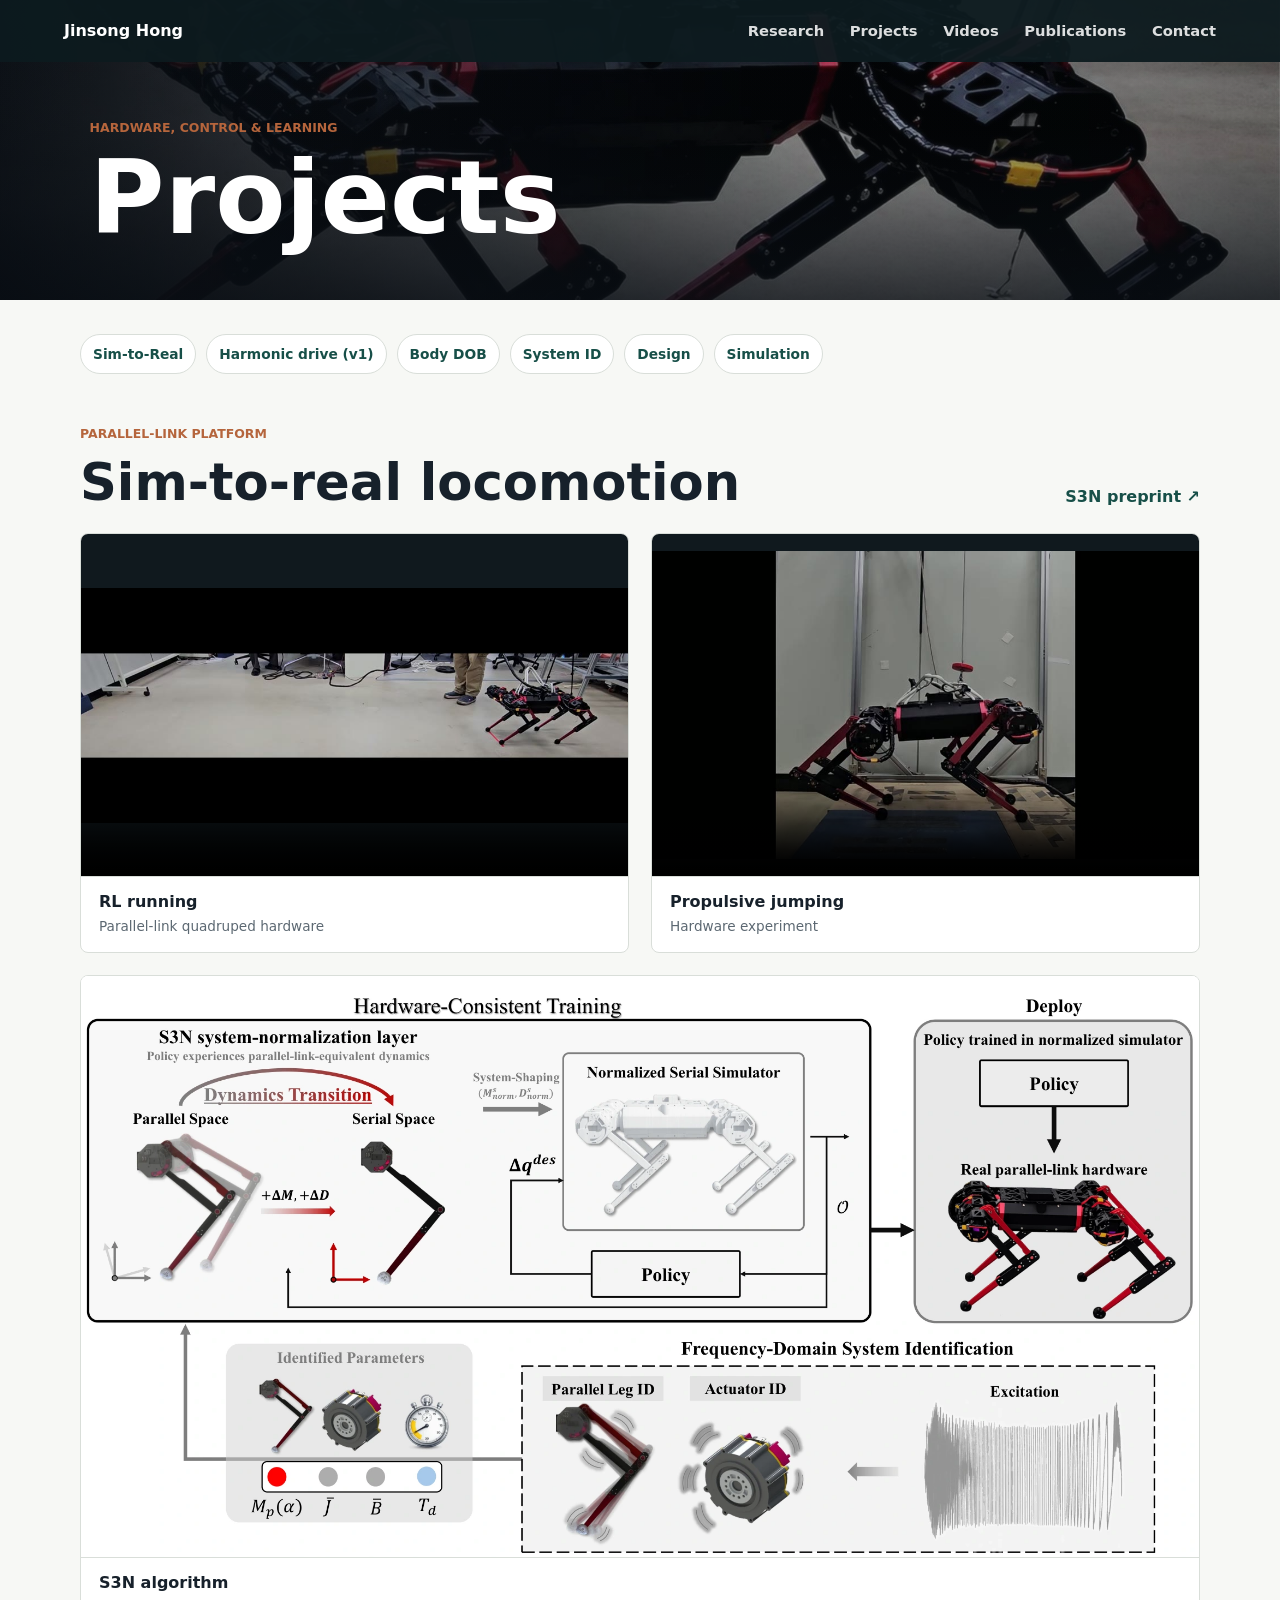
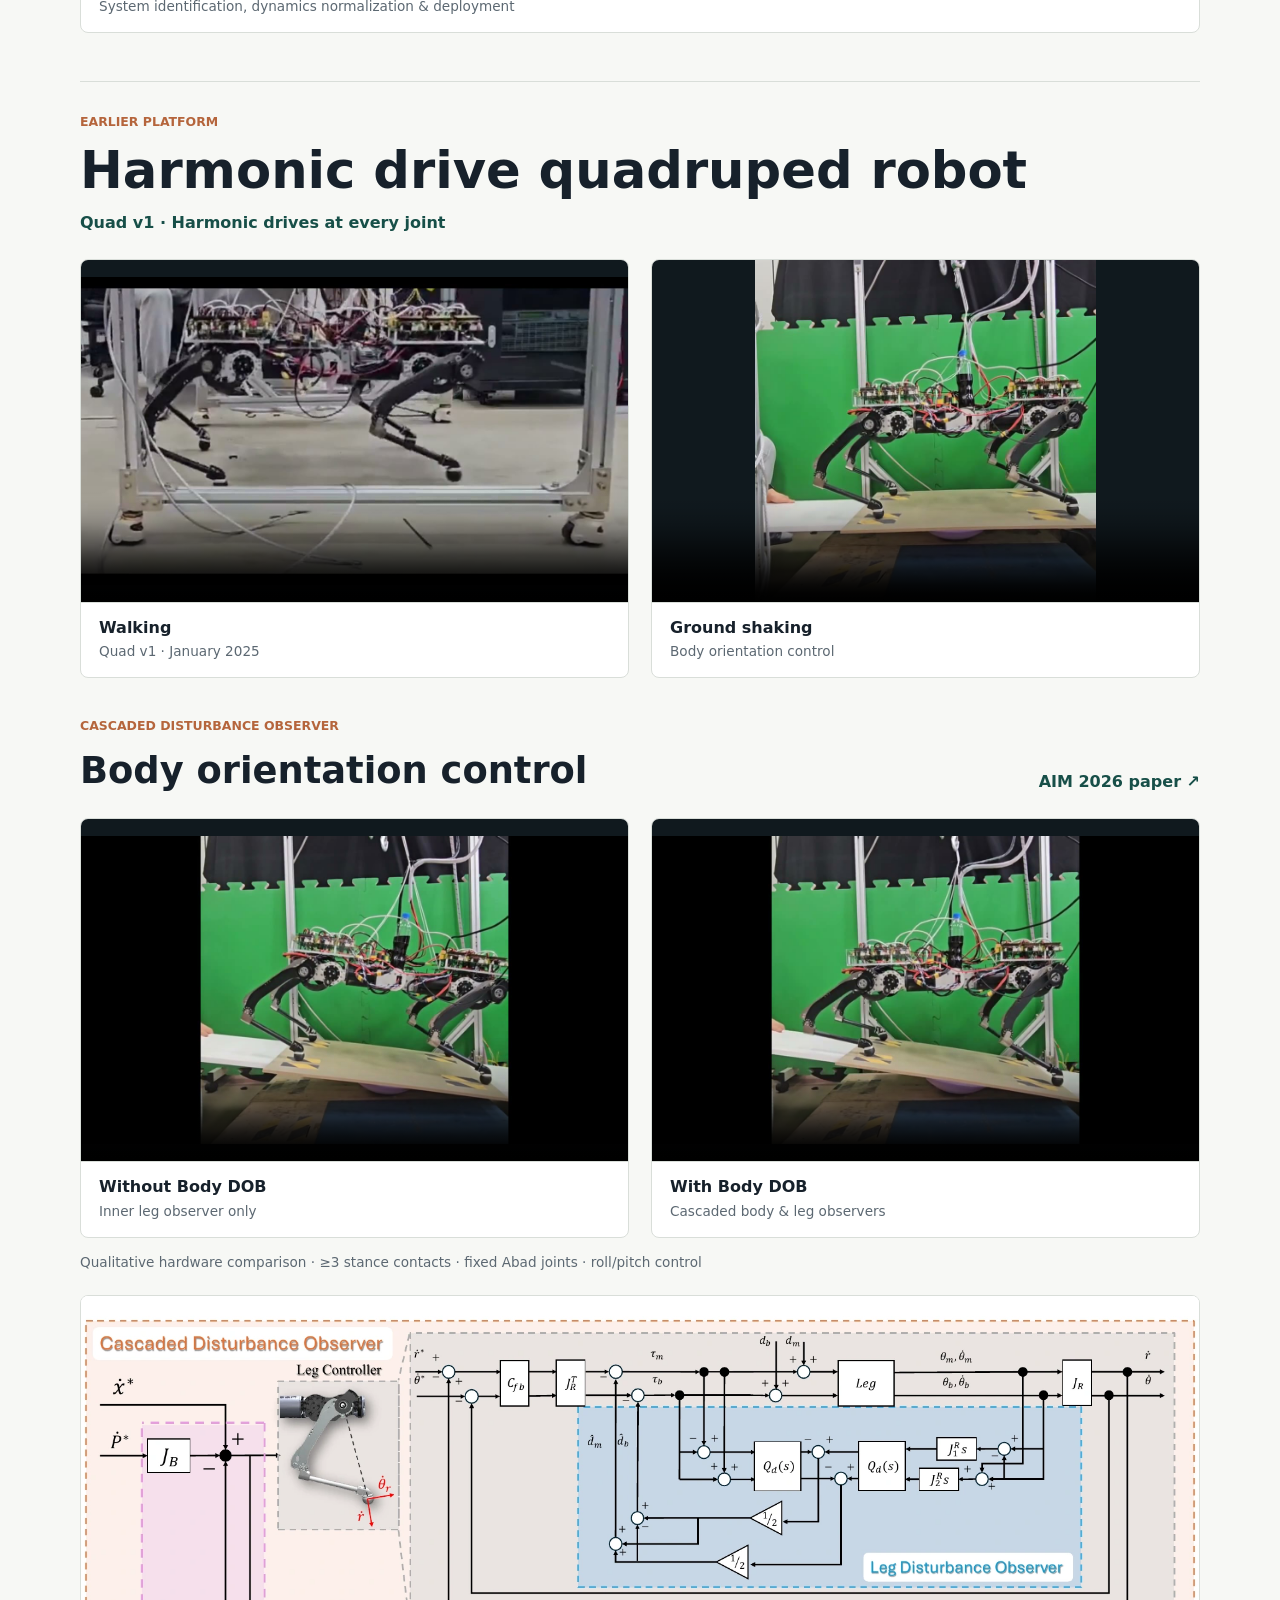
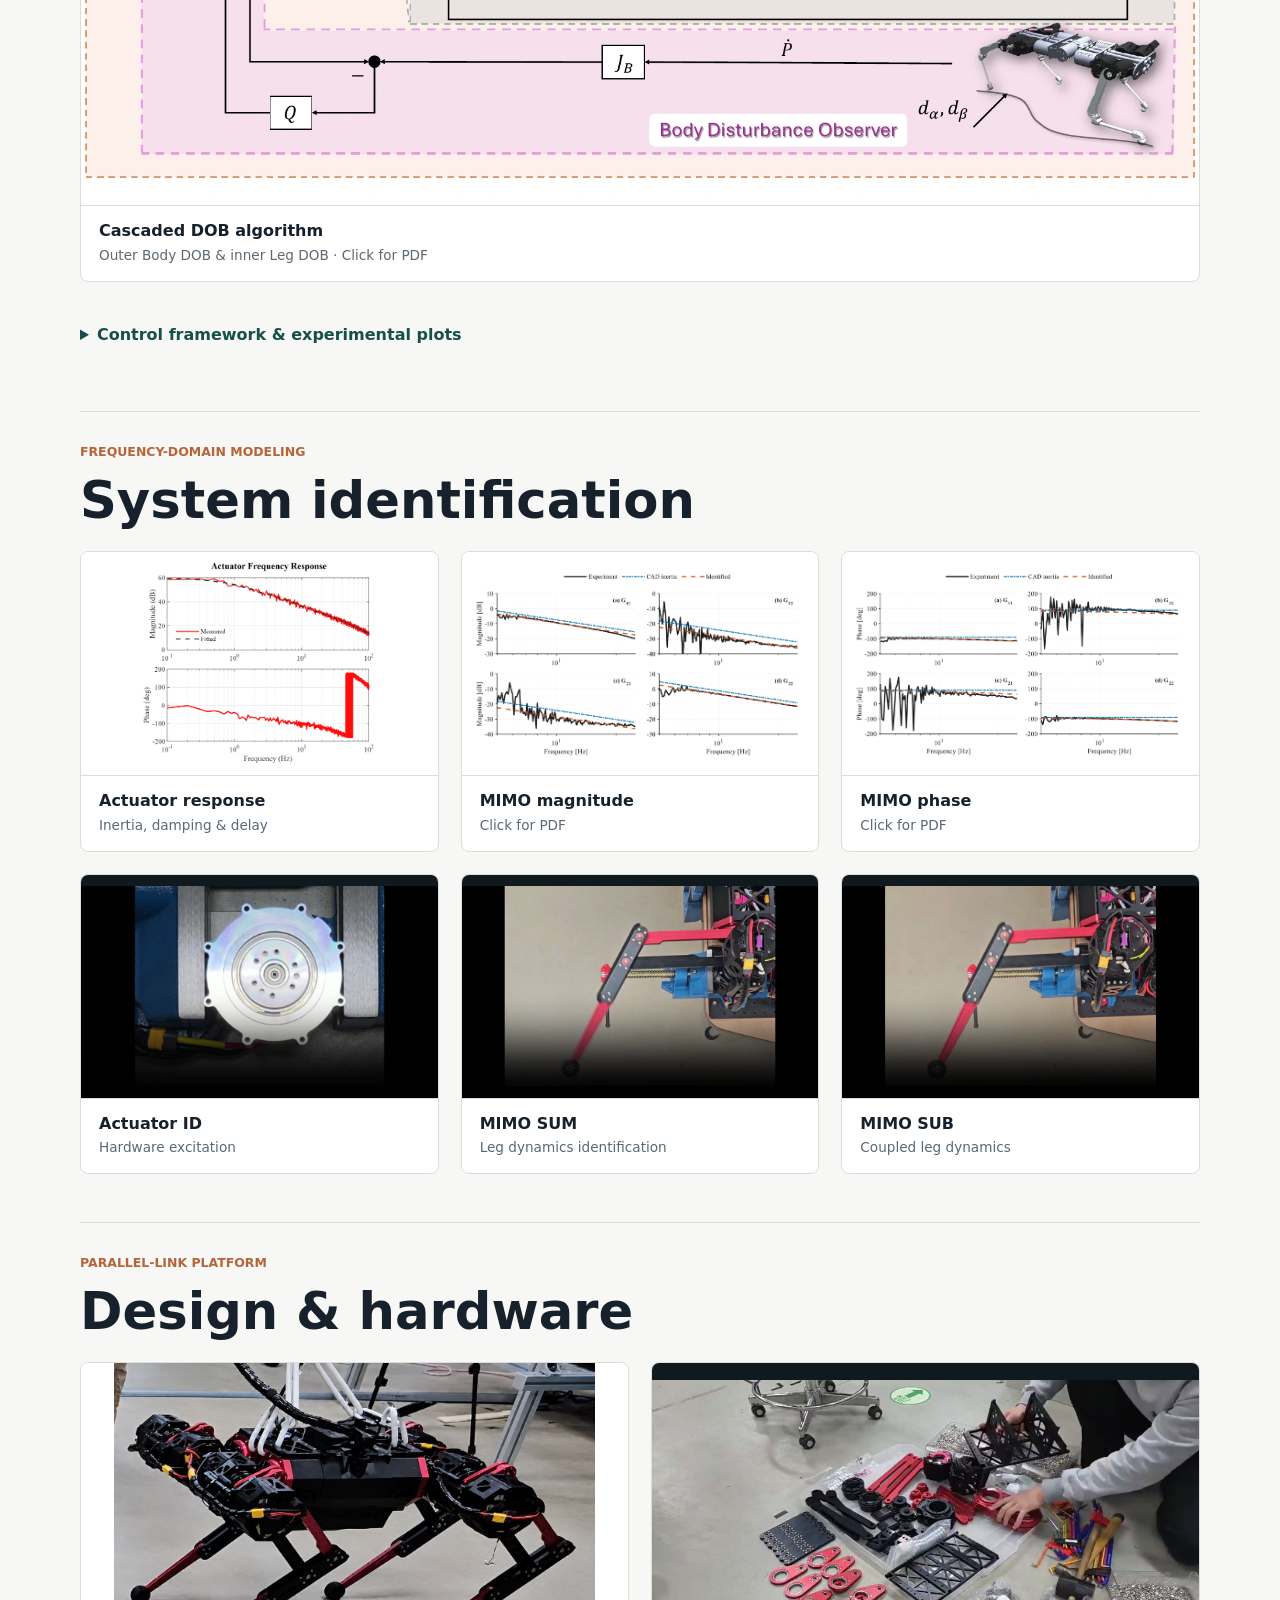
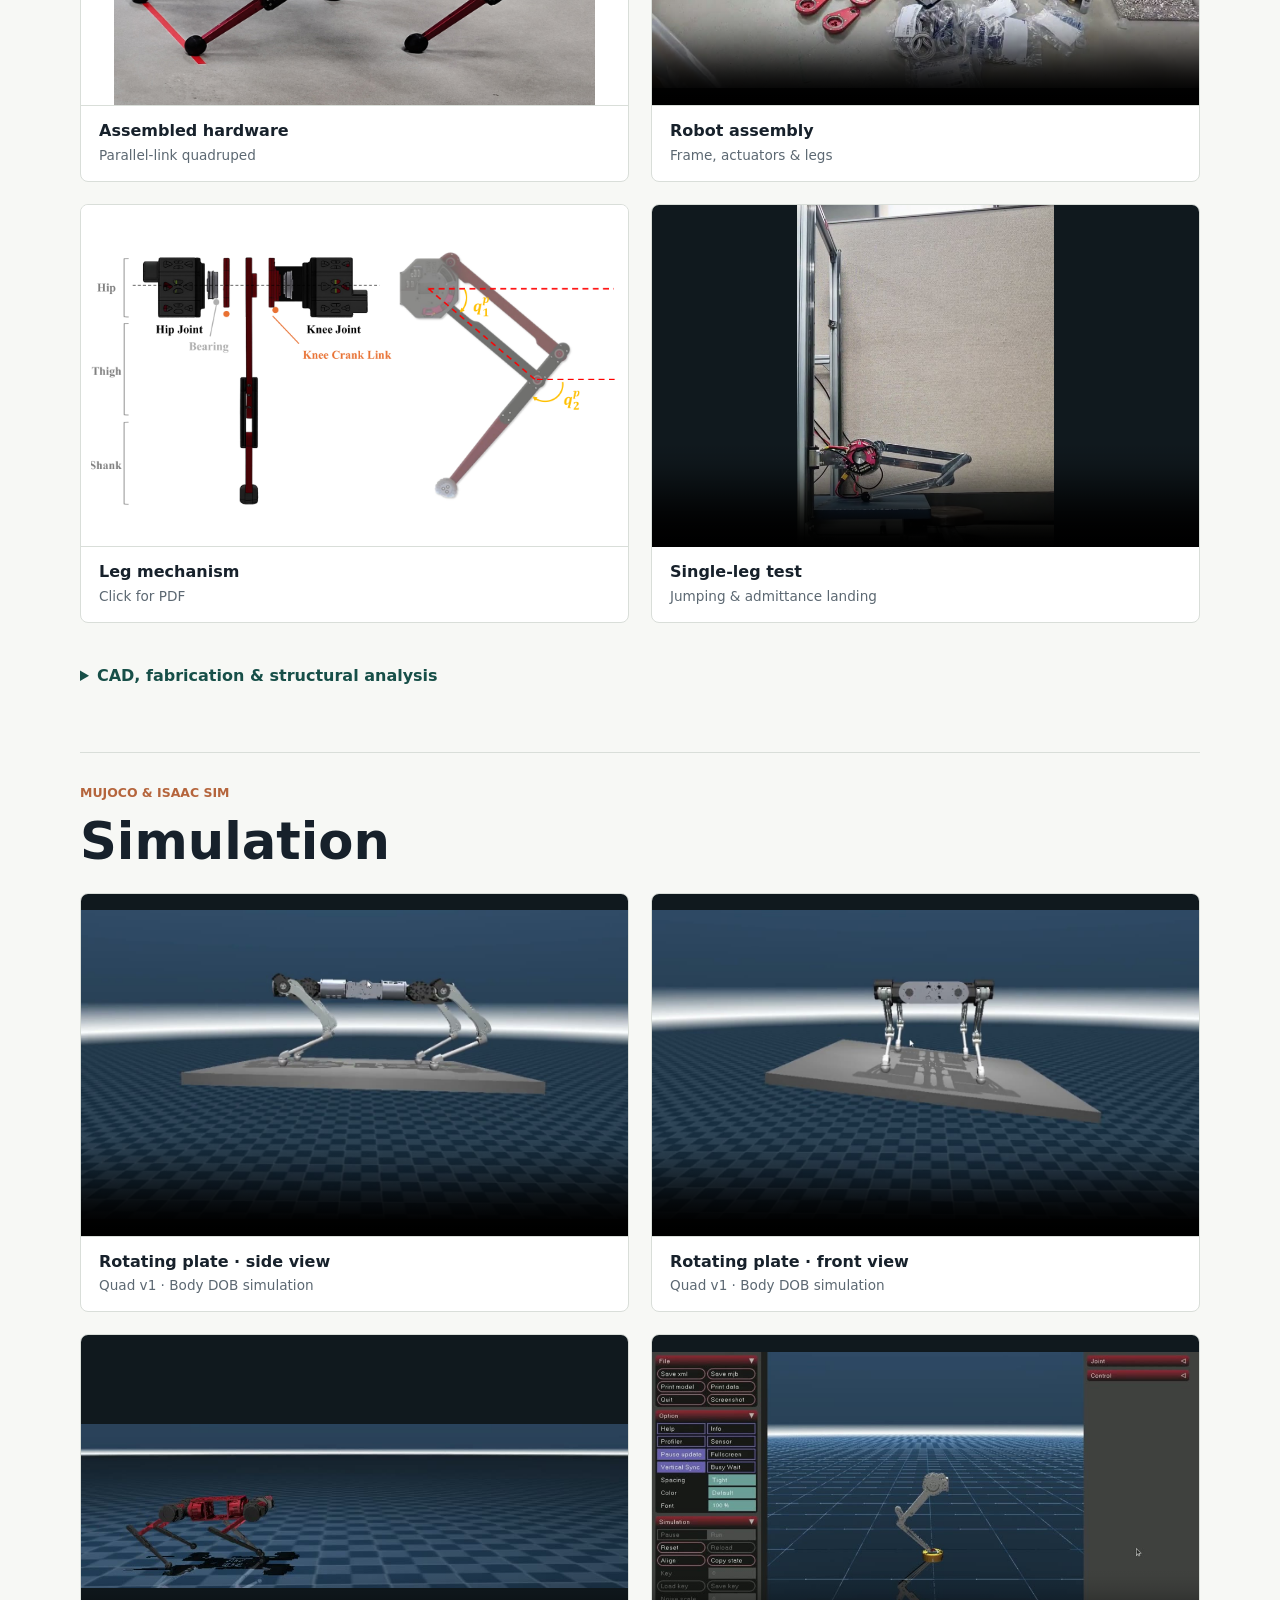
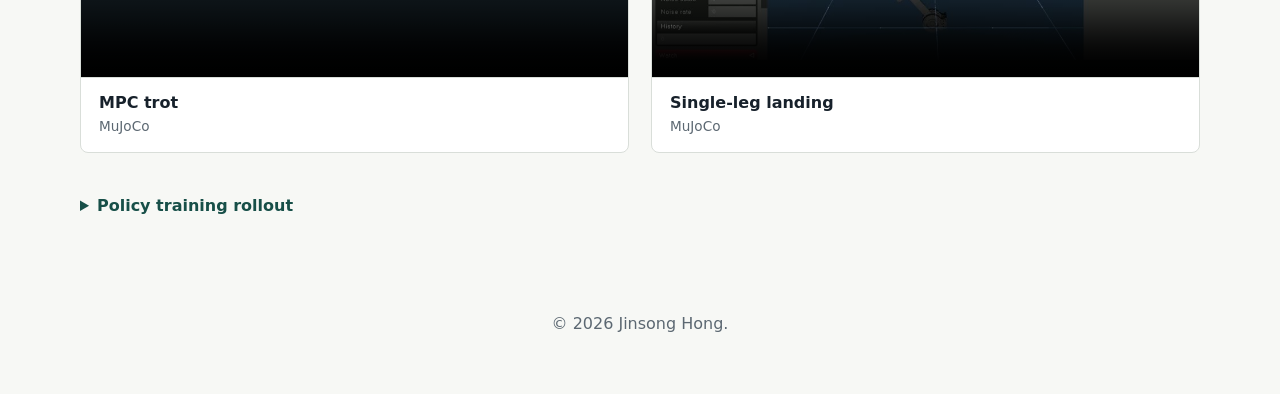
<file: projects.html>
<!DOCTYPE html>
<html lang="en">
<head>
  <meta charset="utf-8">
  <meta name="viewport" content="width=device-width, initial-scale=1">
  <meta name="description" content="Jinsong Hong's robotics projects: hardware videos, control diagrams, and experiments on parallel-link and harmonic drive quadruped robots.">
  <title>Projects | Jinsong Hong</title>
  <link rel="stylesheet" href="styles.css?v=visual-projects-20261105a">
</head>
<body class="visual-projects">
  <header class="site-header">
    <a class="brand" href="index.html#top" aria-label="Jinsong Hong home">Jinsong Hong</a>
    <nav class="nav-links" aria-label="Primary navigation">
      <a href="index.html#research">Research</a>
      <a href="projects.html" aria-current="page">Projects</a>
      <a href="#videos">Videos</a>
      <a href="index.html#publications">Publications</a>
      <a href="index.html#contact">Contact</a>
    </nav>
  </header>
  <main id="top">
    <section class="page-hero" aria-labelledby="page-title">
      <div class="hero-overlay"></div>
      <div class="hero-content">
        <p class="eyebrow">Hardware, control &amp; learning</p>
        <h1 id="page-title">Projects</h1>
      </div>
    </section>
    <nav class="section project-tabs" aria-label="Project navigation">
      <a href="#observer-aware-locomotion">Sim-to-Real</a>
      <a href="#quad-v1">Harmonic drive (v1)</a>
      <a href="#observer-control">Body DOB</a>
      <a href="#system-identification">System ID</a>
      <a href="#parallel-link-design">Design</a>
      <a href="#simulation">Simulation</a>
    </nav>
    <section class="section visual-section" id="observer-aware-locomotion" aria-labelledby="locomotion-title">
      <div class="visual-heading">
        <div><p class="section-kicker">Parallel-link platform</p><h2 id="locomotion-title">Sim-to-real locomotion</h2></div>
        <a class="project-link" href="https://arxiv.org/abs/2608.01697" target="_blank" rel="noopener noreferrer">S3N preprint &#8599;</a>
      </div>
      <div class="visual-grid" id="videos">
        <figure class="visual-card" id="parallel-link-control">
          <video controls muted playsinline preload="none" poster="assets/video-posters/running.jpg" aria-label="RL running Parallel-link quadruped hardware">
            <source src="assets/videos/running.mp4" type="video/mp4">
          </video>
          <figcaption><strong>RL running</strong><span>Parallel-link quadruped hardware</span></figcaption>
        </figure>
        <figure class="visual-card">
          <video controls muted playsinline preload="none" poster="assets/video-posters/prop-jumping-motion.jpg" aria-label="Propulsive jumping Hardware experiment">
            <source src="assets/videos/prop-jumping-motion.mp4" type="video/mp4">
          </video>
          <figcaption><strong>Propulsive jumping</strong><span>Hardware experiment</span></figcaption>
        </figure>
      </div>
        <figure class="visual-card visual-diagram">
          <a href="assets/publications/s3n-framework.webp" target="_blank" rel="noopener noreferrer" aria-label="Enlarge S3N algorithm"><img src="assets/publications/s3n-framework.webp" alt="S3N pipeline: system identification, simulator-side dynamics normalization, policy training, and deployment" loading="lazy" decoding="async" width="2048" height="1065"></a>
          <figcaption><strong>S3N algorithm</strong><span>System identification, dynamics normalization &amp; deployment</span></figcaption>
        </figure>
    </section>

    <section class="section visual-section" id="quad-v1" aria-labelledby="quad-v1-title">
      <div class="visual-heading">
        <div><p class="section-kicker">Earlier platform</p><h2 id="quad-v1-title">Harmonic drive quadruped robot</h2><p class="platform-note">Quad v1 &middot; Harmonic drives at every joint</p></div>

      </div>
      <div class="visual-grid">
        <figure class="visual-card">
          <video controls muted playsinline preload="none" poster="assets/video-posters/quad-v1-walking.jpg" aria-label="Walking Quad v1 &middot; January 2025">
            <source src="assets/videos/quad-v1/walking.mp4" type="video/mp4">
          </video>
          <figcaption><strong>Walking</strong><span>Quad v1 &middot; January 2025</span></figcaption>
        </figure>
        <figure class="visual-card">
          <video controls muted playsinline preload="none" poster="assets/video-posters/quad-v1-ground-shaking.jpg" aria-label="Ground shaking Body orientation control">
            <source src="assets/videos/quad-v1/ground-shaking.mp4" type="video/mp4">
          </video>
          <figcaption><strong>Ground shaking</strong><span>Body orientation control</span></figcaption>
        </figure>
      </div>
      <div class="visual-heading visual-subheading" id="observer-control">
        <div><p class="section-kicker">Cascaded disturbance observer</p><h3 id="cascaded-dob">Body orientation control</h3></div>
        <a class="project-link" href="index.html#pub-cascaded-dob">AIM 2026 paper &#8599;</a>
      </div>
      <div class="visual-grid">
        <figure class="visual-card">
          <video controls muted playsinline preload="none" poster="assets/video-posters/quad-v1-body-dob-off.jpg" aria-label="Without Body DOB Inner leg observer only">
            <source src="assets/videos/quad-v1/body-dob-off.mp4" type="video/mp4">
          </video>
          <figcaption><strong>Without Body DOB</strong><span>Inner leg observer only</span></figcaption>
        </figure>
        <figure class="visual-card">
          <video controls muted playsinline preload="none" poster="assets/video-posters/quad-v1-body-dob-on.jpg" aria-label="With Body DOB Cascaded body &amp; leg observers">
            <source src="assets/videos/quad-v1/body-dob-on.mp4" type="video/mp4">
          </video>
          <figcaption><strong>With Body DOB</strong><span>Cascaded body &amp; leg observers</span></figcaption>
        </figure>
      </div>
      <p class="visual-note">Qualitative hardware comparison &middot; &#8805;3 stance contacts &middot; fixed Abad joints &middot; roll/pitch control</p>
        <figure class="visual-card visual-diagram">
          <a href="assets/projects/quad-v1/controller.pdf" target="_blank" rel="noopener noreferrer" aria-label="Enlarge Cascaded DOB algorithm"><img src="assets/projects/quad-v1/controller.webp" alt="Cascaded DOB algorithm with outer body observer, body-to-leg mapping, and inner rotating-workspace leg observers" loading="lazy" decoding="async" width="1800" height="819"></a>
          <figcaption><strong>Cascaded DOB algorithm</strong><span>Outer Body DOB &amp; inner Leg DOB &middot; Click for PDF</span></figcaption>
        </figure>
      <details class="visual-more">
        <summary>Control framework &amp; experimental plots</summary>
      <div class="visual-grid">
        <figure class="visual-card visual-diagram">
          <a href="assets/projects/quad-v1/framework.pdf" target="_blank" rel="noopener noreferrer" aria-label="Enlarge Body-to-leg compensation"><img src="assets/projects/quad-v1/framework.webp" alt="Body orientation compensation mapped to radial leg motion" loading="lazy" decoding="async" width="1800" height="926"></a>
          <figcaption><strong>Body-to-leg compensation</strong><span>Control framework &middot; Click for PDF</span></figcaption>
        </figure>
        <figure class="visual-card visual-diagram">
          <a href="assets/projects/quad-v1/hardware-results.pdf" target="_blank" rel="noopener noreferrer" aria-label="Enlarge Hardware roll/pitch response"><img src="assets/projects/quad-v1/hardware-results.webp" alt="Hardware snapshots and body angular velocity traces without and with Body DOB" loading="lazy" decoding="async" width="1600" height="1067"></a>
          <figcaption><strong>Hardware roll/pitch response</strong><span>Original experimental figure &middot; Click for PDF</span></figcaption>
        </figure>
      </div>
      </details>
    </section>

    <section class="section visual-section" id="system-identification" aria-labelledby="system-id-title">
      <div class="visual-heading">
        <div><p class="section-kicker">Frequency-domain modeling</p><h2 id="system-id-title">System identification</h2></div>

      </div>
      <div class="visual-grid visual-grid-three">
        <figure class="visual-card visual-plot">
          <a href="assets/projects/system-identification/actuator-frequency-response.png" target="_blank" rel="noopener noreferrer" aria-label="Enlarge Actuator response"><img src="assets/projects/system-identification/actuator-frequency-response.png" alt="Measured and fitted actuator frequency response" loading="lazy" decoding="async" width="1188" height="1026"></a>
          <figcaption><strong>Actuator response</strong><span>Inertia, damping &amp; delay</span></figcaption>
        </figure>
        <figure class="visual-card visual-plot">
          <a href="assets/projects/system-identification/mimo-id-bode-mag.pdf" target="_blank" rel="noopener noreferrer" aria-label="Enlarge MIMO magnitude"><img src="assets/projects/system-identification/mimo-id-bode-mag.png" alt="MIMO Bode magnitude comparing experiment, CAD, and identified dynamics" loading="lazy" decoding="async" width="2934" height="1650"></a>
          <figcaption><strong>MIMO magnitude</strong><span>Click for PDF</span></figcaption>
        </figure>
        <figure class="visual-card visual-plot">
          <a href="assets/projects/system-identification/mimo-id-bode-phase.pdf" target="_blank" rel="noopener noreferrer" aria-label="Enlarge MIMO phase"><img src="assets/projects/system-identification/mimo-id-bode-phase.png" alt="MIMO leg dynamics Bode phase" loading="lazy" decoding="async" width="2934" height="1650"></a>
          <figcaption><strong>MIMO phase</strong><span>Click for PDF</span></figcaption>
        </figure>
        <figure class="visual-card">
          <video controls muted playsinline preload="none" poster="assets/video-posters/system-id-actuator-id.jpg" aria-label="Actuator ID Hardware excitation">
            <source src="assets/videos/system-id/actuator-id.mp4" type="video/mp4">
          </video>
          <figcaption><strong>Actuator ID</strong><span>Hardware excitation</span></figcaption>
        </figure>
        <figure class="visual-card">
          <video controls muted playsinline preload="none" poster="assets/video-posters/system-id-mimo-id-sum-x10.jpg" aria-label="MIMO SUM Leg dynamics identification">
            <source src="assets/videos/system-id/mimo-id-sum-x10.mp4" type="video/mp4">
          </video>
          <figcaption><strong>MIMO SUM</strong><span>Leg dynamics identification</span></figcaption>
        </figure>
        <figure class="visual-card">
          <video controls muted playsinline preload="none" poster="assets/video-posters/system-id-mimo-id-sub-x10.jpg" aria-label="MIMO SUB Coupled leg dynamics">
            <source src="assets/videos/system-id/mimo-id-sub-x10.mp4" type="video/mp4">
          </video>
          <figcaption><strong>MIMO SUB</strong><span>Coupled leg dynamics</span></figcaption>
        </figure>
      </div>
    </section>

    <section class="section visual-section" id="parallel-link-design" aria-labelledby="design-title">
      <div class="visual-heading">
        <div><p class="section-kicker">Parallel-link platform</p><h2 id="design-title">Design &amp; hardware</h2></div>

      </div>
      <div class="visual-grid">
        <figure class="visual-card ">
          <a href="assets/projects/parallel-link-quadruped-design/final-hardware-picture.jpg" target="_blank" rel="noopener noreferrer" aria-label="Enlarge Assembled hardware"><img src="assets/projects/parallel-link-quadruped-design/final-hardware-picture.jpg" alt="Assembled parallel-link quadruped with red and black leg modules" loading="lazy" decoding="async" width="1240" height="882"></a>
          <figcaption><strong>Assembled hardware</strong><span>Parallel-link quadruped</span></figcaption>
        </figure>
        <figure class="visual-card">
          <video controls muted playsinline preload="none" poster="assets/video-posters/assemble-video.jpg" aria-label="Robot assembly Frame, actuators &amp; legs">
            <source src="assets/videos/assemble-video.mp4" type="video/mp4">
          </video>
          <figcaption><strong>Robot assembly</strong><span>Frame, actuators &amp; legs</span></figcaption>
        </figure>
        <figure class="visual-card visual-plot">
          <a href="assets/projects/parallel-link-quadruped-design/leg-mechanism-figure.pdf" target="_blank" rel="noopener noreferrer" aria-label="Enlarge Leg mechanism"><img src="assets/projects/parallel-link-quadruped-design/leg-mechanism-diagram.png" alt="Parallel-link leg mechanism with hip and knee modules and crank linkage" loading="lazy" decoding="async" width="2992" height="1500"></a>
          <figcaption><strong>Leg mechanism</strong><span>Click for PDF</span></figcaption>
        </figure>
        <figure class="visual-card">
          <video controls muted playsinline preload="none" poster="assets/video-posters/oneleg-test-jumping-admittance.jpg" aria-label="Single-leg test Jumping &amp; admittance landing">
            <source src="assets/videos/oneleg-test-jumping-admittance.mp4" type="video/mp4">
          </video>
          <figcaption><strong>Single-leg test</strong><span>Jumping &amp; admittance landing</span></figcaption>
        </figure>
      </div>
      <details class="visual-more">
        <summary>CAD, fabrication &amp; structural analysis</summary>
      <div class="visual-grid visual-grid-three">
        <figure class="visual-card visual-plot">
          <img src="assets/projects/parallel-link-quadruped-design/solidworks-assembly-03.png" alt="SolidWorks parallel-link leg assembly" loading="lazy" decoding="async" width="1264" height="911">
          <figcaption><strong>Leg assembly CAD</strong><span></span></figcaption>
        </figure>
        <figure class="visual-card ">
          <img src="assets/projects/parallel-link-quadruped-design/assembled-parts.png" alt="Fabricated quadruped components before assembly" loading="lazy" decoding="async" width="639" height="503">
          <figcaption><strong>Fabricated parts</strong><span></span></figcaption>
        </figure>
        <figure class="visual-card visual-plot">
          <img src="assets/projects/parallel-link-quadruped-design/leg-link-fea.png" alt="Leg link finite element analysis under a representative 400 N load" loading="lazy" decoding="async" width="1564" height="898">
          <figcaption><strong>Leg link FEA</strong><span>400 N load case</span></figcaption>
        </figure>
        <figure class="visual-card visual-plot">
          <img src="assets/projects/parallel-link-quadruped-design/motor-housing-fea.png" alt="Motor housing finite element analysis" loading="lazy" decoding="async" width="1562" height="984">
          <figcaption><strong>Motor housing FEA</strong><span></span></figcaption>
        </figure>
        <figure class="visual-card visual-plot">
          <img src="assets/projects/parallel-link-quadruped-design/link-ring-fea.png" alt="Parallel-link ring finite element analysis" loading="lazy" decoding="async" width="1558" height="1002">
          <figcaption><strong>Link ring FEA</strong><span></span></figcaption>
        </figure>
      </div>
      </details>
    </section>

    <section class="section visual-section" id="simulation" aria-labelledby="simulation-title">
      <div class="visual-heading">
        <div><p class="section-kicker">MuJoCo &amp; Isaac Sim</p><h2 id="simulation-title">Simulation</h2></div>

      </div>
      <div class="visual-grid">
        <figure class="visual-card">
          <video controls muted playsinline preload="none" poster="assets/video-posters/quad-v1-rotating-plate-side.jpg" aria-label="Rotating plate &middot; side view Quad v1 &middot; Body DOB simulation">
            <source src="assets/videos/quad-v1/rotating-plate-side.mp4" type="video/mp4">
          </video>
          <figcaption><strong>Rotating plate &middot; side view</strong><span>Quad v1 &middot; Body DOB simulation</span></figcaption>
        </figure>
        <figure class="visual-card">
          <video controls muted playsinline preload="none" poster="assets/video-posters/quad-v1-rotating-plate-front.jpg" aria-label="Rotating plate &middot; front view Quad v1 &middot; Body DOB simulation">
            <source src="assets/videos/quad-v1/rotating-plate-front.mp4" type="video/mp4">
          </video>
          <figcaption><strong>Rotating plate &middot; front view</strong><span>Quad v1 &middot; Body DOB simulation</span></figcaption>
        </figure>
        <figure class="visual-card">
          <video controls muted playsinline preload="none" poster="assets/video-posters/mpc-trot.jpg" aria-label="MPC trot MuJoCo">
            <source src="assets/videos/mpc-trot.mp4" type="video/mp4">
          </video>
          <figcaption><strong>MPC trot</strong><span>MuJoCo</span></figcaption>
        </figure>
        <figure class="visual-card">
          <video controls muted playsinline preload="none" poster="assets/video-posters/one-leg-landing-mujoco.jpg" aria-label="Single-leg landing MuJoCo">
            <source src="assets/videos/one-leg-landing-mujoco.mp4" type="video/mp4">
          </video>
          <figcaption><strong>Single-leg landing</strong><span>MuJoCo</span></figcaption>
        </figure>
      </div>
      <details class="visual-more" id="programming">
        <summary>Policy training rollout</summary>
        <figure class="visual-card">
          <video controls muted playsinline preload="none" poster="assets/video-posters/learning-process.jpg" aria-label="Parallel policy training Isaac Sim">
            <source src="assets/videos/learning-process.mp4" type="video/mp4">
          </video>
          <figcaption><strong>Parallel policy training</strong><span>Isaac Sim</span></figcaption>
        </figure>
      </details>
    </section>
  </main>
  <footer class="site-footer"><p>&copy; 2026 Jinsong Hong.</p></footer>
</body>
</html>
</file>
<file: styles.css>
:root {
  --bg: #f7f8f5;
  --ink: #17212b;
  --muted: #5c6872;
  --line: #d9ded9;
  --panel: #ffffff;
  --accent: #1f6f64;
  --accent-strong: #174f48;
  --warm: #b5653c;
  --shadow: 0 18px 50px rgba(23, 33, 43, 0.1);
}

* {
  box-sizing: border-box;
}

html {
  scroll-behavior: smooth;
}

body {
  margin: 0;
  background: var(--bg);
  color: var(--ink);
  font-family: Inter, ui-sans-serif, system-ui, -apple-system, BlinkMacSystemFont, "Segoe UI", sans-serif;
  line-height: 1.6;
}

a {
  color: inherit;
  text-decoration: none;
}

a:hover,
a:focus-visible {
  color: var(--accent-strong);
}

.site-header {
  position: fixed;
  top: 0;
  left: 0;
  right: 0;
  z-index: 20;
  display: flex;
  align-items: center;
  justify-content: space-between;
  gap: 24px;
  padding: 18px clamp(20px, 5vw, 72px);
  color: #ffffff;
  background: linear-gradient(to bottom, rgba(10, 16, 22, 0.76), rgba(10, 16, 22, 0));
}

.brand {
  font-size: 1rem;
  font-weight: 800;
}

.site-header a:hover,
.site-header a:focus-visible {
  color: #ffffff;
}

.nav-links {
  display: flex;
  align-items: center;
  gap: clamp(12px, 2vw, 28px);
  font-size: 0.92rem;
  font-weight: 700;
}

.nav-links a {
  opacity: 0.86;
}

.nav-links a:hover,
.nav-links a:focus-visible {
  opacity: 1;
}

.hero {
  position: relative;
  min-height: 82vh;
  display: grid;
  align-items: end;
  overflow: hidden;
  color: #ffffff;
  background:
    linear-gradient(90deg, rgba(9, 14, 20, 0.52), rgba(9, 14, 20, 0.18) 54%, rgba(9, 14, 20, 0.08)),
    url("assets/hero-hardware-background.jpg") center / cover no-repeat;
}

.page-hero {
  position: relative;
  min-height: 48vh;
  display: grid;
  align-items: end;
  overflow: hidden;
  color: #ffffff;
  background:
    linear-gradient(90deg, rgba(9, 14, 20, 0.64), rgba(9, 14, 20, 0.28) 54%, rgba(9, 14, 20, 0.12)),
    url("assets/hero-hardware-background.jpg") center / cover no-repeat;
}

.hero-overlay {
  position: absolute;
  inset: 0;
  background: linear-gradient(to top, rgba(9, 14, 20, 0.7), rgba(9, 14, 20, 0.08) 58%);
}

.hero-content {
  position: relative;
  width: min(900px, calc(100% - 40px));
  margin: 0 clamp(20px, 7vw, 96px) clamp(56px, 8vh, 92px);
}

.eyebrow,
.section-kicker,
.project-label,
.pub-year,
.strip-label {
  margin: 0 0 12px;
  color: var(--warm);
  font-size: 0.78rem;
  font-weight: 850;
  letter-spacing: 0;
  text-transform: uppercase;
}

.hero .eyebrow {
  color: #f1c28f;
}

h1,
h2,
h3,
p {
  margin-top: 0;
}

h1 {
  max-width: 760px;
  margin-bottom: 18px;
  font-size: clamp(3.3rem, 8vw, 7.2rem);
  line-height: 0.94;
  letter-spacing: 0;
}

.hero-copy {
  max-width: 760px;
  margin-bottom: 28px;
  color: rgba(255, 255, 255, 0.88);
  font-size: clamp(1.08rem, 2vw, 1.36rem);
}

.hero-actions {
  display: flex;
  flex-wrap: wrap;
  gap: 12px;
}

.hero-with-outtakes {
  min-height: 88svh;
  align-items: center;
  padding: clamp(112px, 15vh, 152px) clamp(20px, 5vw, 72px) 84px;
}

.hero-layout {
  position: relative;
  display: grid;
  grid-template-columns: minmax(0, 0.82fr) minmax(0, 1.18fr);
  align-items: center;
  gap: clamp(28px, 4vw, 64px);
  width: min(1280px, 100%);
  margin: 0 auto;
}

.hero-with-outtakes .hero-content {
  width: 100%;
  margin: 0;
}

.hero-with-outtakes h1 {
  font-size: clamp(3.2rem, 6vw, 6.2rem);
}

.hero-with-outtakes .hero-copy {
  font-size: clamp(1rem, 1.5vw, 1.2rem);
}

.outtake-reel {
  min-width: 0;
  overflow: hidden;
  border: 1px solid rgba(255, 255, 255, 0.26);
  border-radius: 12px;
  background: rgba(10, 20, 24, 0.94);
  box-shadow: 0 24px 64px rgba(0, 0, 0, 0.3);
}

.outtake-heading {
  display: flex;
  align-items: center;
  justify-content: space-between;
  gap: 16px;
  padding: 16px 20px;
}

.outtake-kicker {
  margin: 0 0 4px;
  color: #f1c28f;
  font-size: 0.68rem;
  font-weight: 800;
  letter-spacing: 0.08em;
  text-transform: uppercase;
}

.outtake-heading h2 {
  margin: 0;
  color: #ffffff;
  font-size: clamp(1rem, 1.5vw, 1.25rem);
  line-height: 1.3;
}

.outtake-count {
  flex-shrink: 0;
  color: #f1c28f;
  font-size: 0.76rem;
  font-variant-numeric: tabular-nums;
}

#outtake-player {
  display: block;
  width: 100%;
  aspect-ratio: 16 / 9;
  object-fit: contain;
  background: #060b0d;
}

.outtake-choices {
  display: grid;
  grid-template-columns: repeat(4, minmax(0, 1fr));
  gap: 8px;
  padding: 12px 12px 0;
}

.outtake-choice {
  display: flex;
  align-items: center;
  justify-content: flex-start;
  gap: 8px;
  min-width: 0;
  min-height: 52px;
  padding: 6px;
  border: 1px solid rgba(255, 255, 255, 0.16);
  border-radius: 6px;
  background: rgba(255, 255, 255, 0.04);
  color: rgba(255, 255, 255, 0.82);
  font: inherit;
  font-size: 0.72rem;
  font-weight: 700;
  line-height: 1.3;
  text-align: left;
  cursor: pointer;
}

.outtake-choice img {
  width: 48px;
  height: 32px;
  flex-shrink: 0;
  object-fit: contain;
  border-radius: 3px;
  background: #060b0d;
}

.outtake-choice:hover,
.outtake-choice[aria-pressed="true"] {
  border-color: #f1c28f;
  background: rgba(241, 194, 143, 0.12);
  color: #ffffff;
}

.outtake-choice:focus-visible {
  outline: 3px solid #f1c28f;
  outline-offset: 2px;
}

.outtake-caption,
.outtake-error {
  margin: 0;
  padding: 10px 16px 12px;
  color: rgba(255, 255, 255, 0.72);
  font-size: 0.72rem;
}

.outtake-error a,
.outtake-caption a {
  color: #f1c28f;
  text-decoration: underline;
}

@media (max-width: 1080px) and (min-width: 861px) {
  .outtake-choice {
    flex-direction: column;
    justify-content: center;
    text-align: center;
  }
}

@media (max-width: 860px) {
  .hero-with-outtakes {
    min-height: auto;
    padding: 116px 20px 56px;
  }

  .hero-layout {
    grid-template-columns: 1fr;
    gap: 24px;
    max-width: 680px;
  }

  .hero-with-outtakes h1 {
    margin-bottom: 14px;
    font-size: clamp(2.7rem, 7vw, 4.4rem);
  }

  .hero-with-outtakes .hero-copy {
    margin-bottom: 18px;
    font-size: 1rem;
  }

  .hero-with-outtakes .hero-actions a {
    width: auto;
    min-height: 40px;
    padding: 8px 14px;
    font-size: 0.85rem;
  }
}

@media (max-width: 420px) {
  .outtake-heading {
    padding: 14px;
  }

  .outtake-choices {
    gap: 6px;
    padding: 10px 10px 0;
  }

  .outtake-choice {
    flex-direction: column;
    gap: 5px;
    text-align: center;
  }
}

.primary-link,
.secondary-link {
  display: inline-flex;
  align-items: center;
  justify-content: center;
  min-height: 44px;
  padding: 11px 18px;
  border-radius: 6px;
  font-weight: 850;
}

.primary-link {
  background: #ffffff;
  color: var(--ink);
}

.primary-link:hover,
.primary-link:focus-visible {
  color: var(--ink);
}

.secondary-link {
  border: 1px solid rgba(255, 255, 255, 0.62);
  color: #ffffff;
}

.secondary-link:hover,
.secondary-link:focus-visible {
  color: #ffffff;
}

.section {
  width: min(1120px, calc(100% - 40px));
  margin: 0 auto;
  padding: clamp(56px, 8vw, 92px) 0;
}

.profile-strip {
  display: grid;
  grid-template-columns: repeat(3, minmax(0, 1fr));
  gap: 1px;
  padding-top: 0;
  padding-bottom: 0;
  transform: translateY(-34px);
  background: var(--line);
  box-shadow: var(--shadow);
}

.profile-strip > div {
  min-height: 108px;
  padding: 22px;
  background: var(--panel);
}

.profile-strip strong,
.profile-strip a {
  display: block;
  color: var(--ink);
  font-size: 1rem;
  line-height: 1.35;
}

.intro-grid,
.split-section,
.contact-section {
  display: grid;
  grid-template-columns: minmax(220px, 0.75fr) minmax(280px, 1.25fr);
  gap: clamp(30px, 6vw, 78px);
}

h2 {
  margin-bottom: 18px;
  font-size: clamp(2rem, 4vw, 3.35rem);
  line-height: 1.04;
  letter-spacing: 0;
}

h3 {
  margin-bottom: 10px;
  font-size: 1.15rem;
  line-height: 1.25;
  letter-spacing: 0;
}

.intro-text {
  color: var(--muted);
  font-size: 1.04rem;
}

.research-focus {
  display: block;
}

.research-focus h2 {
  max-width: none;
  white-space: nowrap;
}

.research-focus .intro-text {
  max-width: 760px;
}

.topic-list {
  display: grid;
  gap: 10px;
  margin: 28px 0 0;
  padding: 0;
  list-style: none;
  color: var(--ink);
}

.topic-list li {
  padding-left: 20px;
  border-left: 3px solid var(--accent);
}

.keyword-cloud,
.tag-list {
  display: flex;
  flex-wrap: wrap;
  gap: 8px;
}

.keyword-cloud {
  margin-top: 28px;
}

.keyword-cloud span,
.tag-list span {
  display: inline-flex;
  align-items: center;
  min-height: 30px;
  padding: 5px 10px;
  border: 1px solid var(--line);
  border-radius: 999px;
  background: rgba(255, 255, 255, 0.78);
  color: var(--accent-strong);
  font-size: 0.78rem;
  font-weight: 850;
  line-height: 1.2;
}

.tag-list {
  margin-top: 18px;
}

.tag-list-spaced {
  margin-top: 22px;
}

.section-heading {
  max-width: 760px;
  margin-bottom: 28px;
}

.section-summary {
  max-width: 760px;
  color: var(--muted);
}

.skill-flow-grid {
  display: grid;
  grid-template-columns: 1fr;
  gap: 22px;
  margin-bottom: 0;
}

.skill-flow-grid article {
  display: grid;
  grid-template-columns: minmax(240px, 0.78fr) minmax(340px, 1.22fr);
  gap: clamp(22px, 4vw, 48px);
  align-items: center;
  min-height: auto;
  padding: 30px;
  border: 1px solid var(--line);
  border-radius: 8px;
  background: var(--panel);
  box-shadow: var(--shadow);
}

.skill-card-media img,
.skill-card-media video {
  display: block;
  width: 100%;
  aspect-ratio: 16 / 9;
  object-fit: cover;
  border: 1px solid var(--line);
  border-radius: 8px;
  background: #0b1116;
}

.skill-media-grid {
  display: grid;
  grid-template-columns: repeat(2, minmax(0, 1fr));
  gap: 12px;
}

.design-cad-sequence {
  display: grid;
  grid-template-columns: repeat(3, minmax(0, 1fr));
  gap: 10px;
}

.design-cad-sequence figure {
  margin: 0;
}

.design-hardware-figure {
  grid-column: 1 / -1;
}

.design-cad-sequence .design-hardware-figure img {
  aspect-ratio: 620 / 441;
  object-fit: cover;
}

.design-cad-sequence img {
  aspect-ratio: 4 / 3;
  object-fit: cover;
  background: #f7f8fb;
}

.skill-media-grid figure {
  margin: 0;
}

.skill-media-grid figcaption,
.design-cad-sequence figcaption {
  margin-top: 8px;
  color: var(--muted);
  font-size: 0.82rem;
  font-weight: 750;
}

.programming-badge-grid {
  display: grid;
  grid-template-columns: repeat(3, minmax(0, 1fr));
  gap: 12px;
}

.logo-badge {
  display: grid;
  grid-template-rows: 76px auto auto;
  gap: 8px;
  min-height: 168px;
  padding: 16px;
  border: 1px solid var(--line);
  border-radius: 8px;
  background: #ffffff;
  box-shadow: 0 12px 28px rgba(20, 27, 34, 0.08);
}

.logo-badge-mark {
  display: flex;
  align-items: center;
  justify-content: center;
  min-height: 76px;
}

.programming-badge-grid .logo-badge img {
  display: block;
  width: 100%;
  max-height: 68px;
  aspect-ratio: auto;
  object-fit: contain;
  padding: 0;
  border: 0;
  border-radius: 0;
  background: transparent;
}

.logo-badge strong {
  color: var(--ink);
  font-size: 0.95rem;
  line-height: 1.15;
}

.logo-badge span {
  color: var(--muted);
  font-size: 0.78rem;
  line-height: 1.35;
}

.section-actions {
  margin-top: 24px;
}

.dark-link {
  background: var(--ink);
  color: #ffffff;
}

.dark-link:hover,
.dark-link:focus-visible {
  color: #ffffff;
}

.project-tabs {
  display: flex;
  flex-wrap: wrap;
  gap: 10px;
  padding-top: 34px;
  padding-bottom: 20px;
}

.project-tabs a {
  display: inline-flex;
  min-height: 38px;
  align-items: center;
  padding: 8px 12px;
  border: 1px solid var(--line);
  border-radius: 999px;
  background: var(--panel);
  color: var(--accent-strong);
  font-size: 0.86rem;
  font-weight: 850;
}

.visual-projects .site-header {
  background: rgba(13, 27, 31, 0.95);
}

.visual-projects .page-hero {
  min-height: 300px;
}

.visual-projects .hero-content {
  margin-bottom: 36px;
}

.visual-section {
  padding-top: 30px;
  padding-bottom: 48px;
  scroll-margin-top: 90px;
}

.visual-section + .visual-section {
  border-top: 1px solid var(--line);
}

.visual-heading {
  display: flex;
  justify-content: space-between;
  align-items: end;
  gap: 16px 28px;
  flex-wrap: wrap;
  margin-bottom: 24px;
}

.visual-heading h2,
.visual-heading h3 {
  margin-bottom: 0;
}

.visual-heading .project-link {
  margin-top: 0;
  flex-shrink: 0;
}

.visual-subheading {
  padding-top: 38px;
  scroll-margin-top: 90px;
}

.visual-subheading h3 {
  font-size: clamp(1.6rem, 3vw, 2.3rem);
}

.platform-note {
  margin: 12px 0 0;
  color: var(--accent-strong);
  font-weight: 700;
}

.visual-grid {
  display: grid;
  grid-template-columns: repeat(2, minmax(0, 1fr));
  gap: 22px;
}

.visual-grid-three {
  grid-template-columns: repeat(3, minmax(0, 1fr));
}

.visual-card {
  min-width: 0;
  margin: 0;
  overflow: hidden;
  border: 1px solid var(--line);
  border-radius: 8px;
  background: var(--panel);
  scroll-margin-top: 90px;
}

.visual-card > a {
  display: block;
}

.visual-card img,
.visual-card video {
  display: block;
  width: 100%;
  height: auto;
  object-fit: contain;
  background: #ffffff;
}

.visual-card:not(.visual-diagram) img,
.visual-card video {
  aspect-ratio: 16 / 10;
}

.visual-card video {
  background: #10191e;
}

.visual-card figcaption {
  display: flex;
  flex-direction: column;
  gap: 3px;
  padding: 14px 18px 16px;
  border-top: 1px solid var(--line);
  line-height: 1.4;
}

.visual-card figcaption strong {
  font-size: 1rem;
}

.visual-card figcaption span,
.visual-note {
  color: var(--muted);
  font-size: 0.85rem;
}

.visual-diagram {
  margin-top: 22px;
}

.visual-plot img {
  padding: 10px;
}

.visual-note {
  margin: 14px 0 0;
}

.visual-more {
  margin-top: 24px;
}

.visual-more > summary {
  padding: 16px 0;
  color: var(--accent-strong);
  cursor: pointer;
  font-weight: 750;
}

.visual-more .visual-diagram {
  margin-top: 0;
}

.visual-card a:focus-visible,
.visual-more > summary:focus-visible {
  outline: 3px solid var(--accent);
  outline-offset: -3px;
}

@media (max-width: 760px) {
  .visual-grid,
  .visual-grid-three {
    grid-template-columns: 1fr;
  }

  .visual-projects .page-hero {
    min-height: 280px;
  }

  .visual-section {
    padding-top: 24px;
    padding-bottom: 34px;
  }
}

.project-detail {
  padding-top: 24px;
}

.project-detail-grid {
  display: grid;
  grid-template-columns: repeat(3, minmax(0, 1fr));
  gap: 18px;
}

.project-card-large {
  min-height: 320px;
}

.stack-section {
  padding-top: 20px;
}

.stack-grid {
  display: grid;
  grid-template-columns: repeat(3, minmax(0, 1fr));
  gap: 18px;
}

.stack-card,
.tool-logo-card {
  overflow: hidden;
  border: 1px solid var(--line);
  border-radius: 8px;
  background: var(--panel);
  box-shadow: var(--shadow);
}

.stack-card {
  min-height: 310px;
  padding: 24px;
}

.visual-stack-card {
  padding: 0;
}

.visual-stack-card img {
  display: block;
  width: 100%;
  aspect-ratio: 16 / 9;
  object-fit: cover;
  background: #111820;
}

.visual-stack-card > div {
  padding: 20px 22px 22px;
}

.tool-logo-grid {
  display: grid;
  grid-template-columns: repeat(3, minmax(0, 1fr));
  gap: 18px;
  margin-top: 18px;
}

.tool-logo-card {
  padding: 16px;
}

.tool-logo-card img {
  display: block;
  width: 100%;
  aspect-ratio: 16 / 9;
  object-fit: contain;
}

.capability-grid {
  display: grid;
  grid-template-columns: repeat(4, minmax(0, 1fr));
  gap: 1px;
  margin-top: 18px;
  background: var(--line);
  border: 1px solid var(--line);
  box-shadow: var(--shadow);
}

.capability-grid article {
  min-height: 112px;
  padding: 18px;
  background: var(--panel);
}

.capability-grid span {
  display: block;
  margin-bottom: 8px;
  color: var(--muted);
  font-size: 0.76rem;
  font-weight: 850;
  text-transform: uppercase;
}

.capability-grid strong {
  display: block;
  line-height: 1.35;
}

.direction-grid,
.video-grid {
  display: grid;
  grid-template-columns: repeat(3, minmax(0, 1fr));
  gap: 18px;
}

.project-grid {
  display: grid;
  grid-template-columns: repeat(auto-fit, minmax(220px, 1fr));
  gap: 18px;
}

.project-overview-list {
  display: grid;
  gap: 24px;
}

.project-overview-item {
  display: grid;
  grid-template-columns: minmax(180px, 0.62fr) minmax(280px, 0.92fr) minmax(280px, 1fr);
  gap: 26px;
  align-items: center;
  padding: 26px 0;
  border-top: 1px solid var(--line);
}

.project-overview-item:last-child {
  border-bottom: 1px solid var(--line);
}

.project-overview-title h3 {
  margin-bottom: 0;
  font-size: clamp(1.55rem, 3vw, 2.35rem);
  line-height: 1.08;
}

.project-overview-title a:hover,
.project-overview-title a:focus-visible {
  color: var(--accent-strong);
}

.project-overview-media {
  display: block;
  overflow: hidden;
  border: 1px solid var(--line);
  border-radius: 8px;
  background: #ffffff;
  box-shadow: var(--shadow);
}

.project-overview-media img,
.project-overview-media .project-video {
  display: block;
  width: 100%;
  aspect-ratio: 16 / 10;
  object-fit: cover;
}

.project-overview-media .project-video {
  background: #0b1116;
  object-fit: contain;
}

.project-overview-copy {
  color: var(--muted);
  font-size: 1.02rem;
}

.project-overview-copy .project-link {
  margin-top: 12px;
}

.system-id-grid {
  margin-top: 18px;
}

.result-gallery {
  display: grid;
  grid-template-columns: repeat(3, minmax(0, 1fr));
  gap: 18px;
  margin: 18px 0 28px;
}

.result-card {
  overflow: hidden;
  margin: 0;
  border: 1px solid var(--line);
  border-radius: 8px;
  background: var(--panel);
  box-shadow: var(--shadow);
}

.result-card img {
  display: block;
  width: 100%;
  aspect-ratio: 16 / 11;
  border-bottom: 1px solid var(--line);
  background: #ffffff;
  object-fit: contain;
}

.result-card figcaption {
  padding: 20px 22px 22px;
}

.result-card figcaption p:not(.project-label) {
  margin-bottom: 0;
  color: var(--muted);
}

.figure-links {
  display: flex;
  flex-wrap: wrap;
  gap: 8px;
  margin-top: 14px;
}

.figure-links a {
  display: inline-flex;
  min-height: 32px;
  align-items: center;
  padding: 6px 10px;
  border: 1px solid var(--line);
  border-radius: 999px;
  color: var(--accent-strong);
  font-size: 0.78rem;
  font-weight: 850;
}

.featured-project {
  display: grid;
  grid-template-columns: minmax(280px, 1.2fr) minmax(260px, 0.8fr);
  gap: 28px;
  margin-bottom: 18px;
  padding: 28px;
  border: 1px solid var(--line);
  border-radius: 8px;
  background: var(--panel);
  box-shadow: var(--shadow);
}

.featured-project h3 {
  font-size: clamp(1.55rem, 3vw, 2.2rem);
  line-height: 1.08;
}

.project-points {
  display: grid;
  gap: 10px;
  margin: 0;
  padding: 0;
  list-style: none;
}

.project-points li {
  padding: 10px 0 10px 16px;
  border-left: 3px solid var(--accent);
  color: var(--ink);
  font-weight: 700;
}

.direction,
.project-card {
  min-height: 260px;
  padding: 24px;
  border: 1px solid var(--line);
  border-radius: 8px;
  background: var(--panel);
  box-shadow: var(--shadow);
}

.direction-index {
  display: block;
  margin-bottom: 36px;
  color: var(--accent);
  font-weight: 900;
}

.direction p,
.project-card p:last-child,
.publication p:last-child {
  margin-bottom: 0;
}

.project-link {
  display: inline-flex;
  margin-top: 22px;
  color: var(--accent-strong);
  font-weight: 850;
}

.design-showcase {
  display: grid;
  grid-template-columns: minmax(260px, 0.82fr) minmax(360px, 1.18fr);
  gap: 30px;
  align-items: start;
  margin-top: 34px;
  padding-top: 34px;
  border-top: 1px solid var(--line);
}

.design-copy h3 {
  font-size: clamp(1.7rem, 3vw, 2.45rem);
  line-height: 1.08;
}

.project-meta {
  display: grid;
  gap: 12px;
  margin-top: 26px;
}

.project-meta div {
  padding-left: 16px;
  border-left: 3px solid var(--accent);
}

.project-meta span {
  display: block;
  margin-bottom: 3px;
  color: var(--muted);
  font-size: 0.78rem;
  font-weight: 850;
  text-transform: uppercase;
}

.project-meta strong {
  display: block;
  line-height: 1.35;
}

.design-gallery {
  display: grid;
  grid-template-columns: repeat(2, minmax(0, 1fr));
  gap: 14px;
}

.design-story {
  display: grid;
  grid-template-columns: repeat(2, minmax(0, 1fr));
  gap: 14px;
}

.design-figure {
  position: relative;
  overflow: hidden;
  margin: 0;
  border: 1px solid var(--line);
  border-radius: 8px;
  background: var(--panel);
  box-shadow: var(--shadow);
}

.story-step {
  min-height: 100%;
}

.story-step-wide {
  grid-column: 1 / -1;
}

.story-index {
  position: absolute;
  top: 12px;
  left: 12px;
  z-index: 1;
  display: inline-flex;
  align-items: center;
  justify-content: center;
  min-width: 38px;
  min-height: 28px;
  padding: 4px 8px;
  border-radius: 999px;
  background: rgba(23, 33, 43, 0.86);
  color: #ffffff;
  font-size: 0.74rem;
  font-weight: 900;
}

.story-label {
  margin: 0;
  padding: 14px 14px 0;
  color: var(--accent-strong);
  font-size: 0.78rem;
  font-weight: 900;
  text-transform: uppercase;
}

.design-figure-wide {
  grid-column: 1 / -1;
}

.design-figure img {
  display: block;
  width: 100%;
  aspect-ratio: 16 / 9.7;
  object-fit: contain;
  background: #ffffff;
}

.final-hardware-photo img {
  aspect-ratio: auto;
}

.design-figure figcaption {
  padding: 12px 14px 14px;
  color: var(--muted);
  font-size: 0.9rem;
}

.analysis-details {
  grid-column: 1 / -1;
  margin-top: 18px;
  border: 1px solid var(--line);
  border-radius: 8px;
  background: var(--panel);
}

.analysis-details summary {
  cursor: pointer;
  padding: 14px 16px;
  color: var(--accent-strong);
  font-weight: 900;
}

.analysis-details .design-gallery {
  padding: 0 16px 16px;
}

.video-section {
  padding-top: 0;
}

.video-card {
  overflow: hidden;
  border: 1px solid var(--line);
  border-radius: 8px;
  background: var(--panel);
  box-shadow: var(--shadow);
}

.project-video {
  display: block;
  width: 100%;
  aspect-ratio: 16 / 9;
  background: #0b1116;
  object-fit: contain;
}

.video-placeholder {
  position: relative;
  display: grid;
  min-height: 210px;
  place-items: center;
  overflow: hidden;
  color: #ffffff;
  background:
    linear-gradient(135deg, rgba(23, 33, 43, 0.88), rgba(31, 111, 100, 0.72)),
    url("assets/research-hero.svg") center / cover no-repeat;
}

.video-placeholder::before {
  content: "";
  width: 62px;
  height: 62px;
  border: 2px solid rgba(255, 255, 255, 0.82);
  border-radius: 50%;
  background:
    linear-gradient(90deg, transparent 0 38%, rgba(255, 255, 255, 0.9) 39% 63%, transparent 64%) center / 24px 24px no-repeat;
}

.video-placeholder span {
  position: absolute;
  left: 18px;
  bottom: 16px;
  font-size: 0.82rem;
  font-weight: 850;
  text-transform: uppercase;
}

.video-copy {
  padding: 22px;
}

.video-note {
  margin: 20px 0 0;
  color: var(--muted);
}

.publications-section,
.publication {
  scroll-margin-top: 96px;
}

.publication-heading {
  display: flex;
  align-items: start;
  justify-content: space-between;
  gap: 32px;
  max-width: none;
  margin-bottom: 36px;
}

.publication-heading > div {
  max-width: 760px;
}

.publication-heading .section-summary {
  margin-bottom: 0;
}

.publication-scholar-link {
  display: inline-flex;
  align-items: center;
  gap: 8px;
  min-height: 42px;
  margin-top: 8px;
  padding: 9px 13px;
  border: 1px solid var(--line);
  border-radius: 6px;
  background: var(--panel);
  color: var(--accent-strong);
  font-size: 0.86rem;
  font-weight: 850;
  white-space: nowrap;
}

.publication-list {
  display: grid;
}

.publication {
  display: grid;
  grid-template-columns: minmax(250px, 1fr) minmax(0, 1.4fr);
  gap: clamp(26px, 4vw, 48px);
  align-items: start;
  padding: 34px 0;
  border-top: 1px solid var(--line);
}

.publication:last-child {
  border-bottom: 1px solid var(--line);
}

.publication-wide,
.publication-text-only {
  grid-template-columns: minmax(0, 1fr);
}

.publication-media {
  overflow: hidden;
  margin: 0;
  border: 1px solid var(--line);
  border-radius: 8px;
  background: var(--panel);
}

.publication-media > a {
  display: block;
}

.publication-media img {
  display: block;
  width: 100%;
  height: auto;
  max-height: 480px;
  padding: 12px;
  object-fit: contain;
  background: #ffffff;
}

.publication-wide .publication-media img {
  max-height: 560px;
}

.publication-media figcaption {
  padding: 10px 14px;
  border-top: 1px solid var(--line);
  color: var(--muted);
  font-size: 0.74rem;
  line-height: 1.4;
}

.publication-copy {
  min-width: 0;
}

.publication-meta {
  display: flex;
  flex-wrap: wrap;
  gap: 8px 12px;
  align-items: center;
  margin-bottom: 12px;
  font-size: 0.78rem;
  line-height: 1.4;
}

.publication-meta .pub-year {
  margin: 0;
}

.pub-venue {
  color: var(--accent-strong);
  font-weight: 800;
}

.publication-status {
  padding: 3px 8px;
  border: 1px solid var(--line);
  border-radius: 999px;
  color: var(--muted);
  font-size: 0.7rem;
  font-weight: 750;
}

.publication h3 {
  margin-bottom: 10px;
  font-size: clamp(1.16rem, 1.8vw, 1.42rem);
  line-height: 1.3;
  overflow-wrap: break-word;
}

.publication-authors {
  margin-bottom: 14px;
  color: var(--muted);
  font-size: 0.84rem;
  line-height: 1.55;
}

.publication-authors strong {
  color: var(--ink);
  font-weight: 850;
}

.publication-summary {
  margin-bottom: 18px;
  color: var(--muted);
  font-size: 0.96rem;
  line-height: 1.65;
}

.publication-topics {
  display: flex;
  flex-wrap: wrap;
  gap: 6px;
  margin-bottom: 18px;
}

.publication-topics span {
  padding: 4px 9px;
  border-radius: 4px;
  background: #eaf0ec;
  color: var(--accent-strong);
  font-size: 0.73rem;
  font-weight: 750;
  line-height: 1.3;
}

.publication-links {
  display: flex;
  flex-wrap: wrap;
  gap: 8px;
}

.publication-links a {
  display: inline-flex;
  align-items: center;
  min-height: 36px;
  padding: 6px 11px;
  border: 1px solid var(--line);
  border-radius: 5px;
  background: var(--panel);
  color: var(--accent-strong);
  font-size: 0.78rem;
  font-weight: 850;
}

.publication-links a:hover,
.publication-scholar-link:hover {
  border-color: var(--accent);
  background: #eaf0ec;
}

.publication a:focus-visible,
.publication-scholar-link:focus-visible {
  outline: 2px solid var(--accent);
  outline-offset: 4px;
}

.publication-media > a:focus-visible {
  outline-offset: -4px;
}

.publication-note {
  margin: 22px 0 0;
  color: var(--muted);
  font-size: 0.85rem;
}

.contact-section {
  align-items: center;
  border-top: 1px solid var(--line);
}

.contact-links {
  display: flex;
  flex-wrap: wrap;
  gap: 12px;
}

.contact-links a {
  display: inline-flex;
  align-items: center;
  min-height: 42px;
  padding: 9px 13px;
  border: 1px solid var(--line);
  border-radius: 6px;
  background: var(--panel);
  color: var(--accent-strong);
  font-weight: 850;
}

.site-footer {
  padding: 28px 20px 42px;
  color: var(--muted);
  text-align: center;
}

@media (max-width: 860px) {
  .site-header {
    position: absolute;
    align-items: flex-start;
    flex-direction: column;
    gap: 10px;
    padding: 16px 20px;
  }

  .nav-links {
    width: 100%;
    justify-content: space-between;
    gap: 8px;
    font-size: 0.84rem;
  }

  .hero {
    min-height: 76vh;
    background-position: 58% center;
  }

  .page-hero {
    min-height: 42vh;
  }

  .hero-content {
    margin: 0 20px 42px;
  }

  .profile-strip,
  .intro-grid,
  .split-section,
  .contact-section,
  .direction-grid,
  .project-grid,
  .project-overview-item,
  .project-detail-grid,
  .skill-flow-grid,
  .skill-flow-grid article,
  .stack-grid,
  .tool-logo-grid,
  .capability-grid,
  .featured-project,
  .design-showcase,
  .video-grid,
  .result-gallery {
    grid-template-columns: 1fr;
  }

  .design-gallery {
    grid-template-columns: 1fr;
  }

  .design-story {
    grid-template-columns: 1fr;
  }

  .story-step-wide {
    grid-column: auto;
  }

  .design-figure-wide {
    grid-column: auto;
  }

  .research-focus h2 {
    white-space: normal;
  }

  .skill-media-grid,
  .design-cad-sequence,
  .programming-badge-grid {
    grid-template-columns: 1fr;
  }

  .profile-strip {
    transform: none;
    margin-top: 20px;
  }

  .direction,
  .project-card {
    min-height: auto;
  }
}

@media (max-width: 540px) {
  .nav-links {
    flex-wrap: wrap;
    justify-content: flex-start;
  }

  .primary-link,
  .secondary-link,
  .contact-links a {
    width: 100%;
  }

}

@media (max-width: 680px) {
  .publication-heading {
    flex-direction: column;
    gap: 16px;
    margin-bottom: 28px;
  }

  .publication-scholar-link {
    margin-top: 0;
  }

  .publication {
    grid-template-columns: 1fr;
    gap: 22px;
    padding: 28px 0;
  }

  .publication h3 {
    font-size: 1.18rem;
  }
}
</file>
